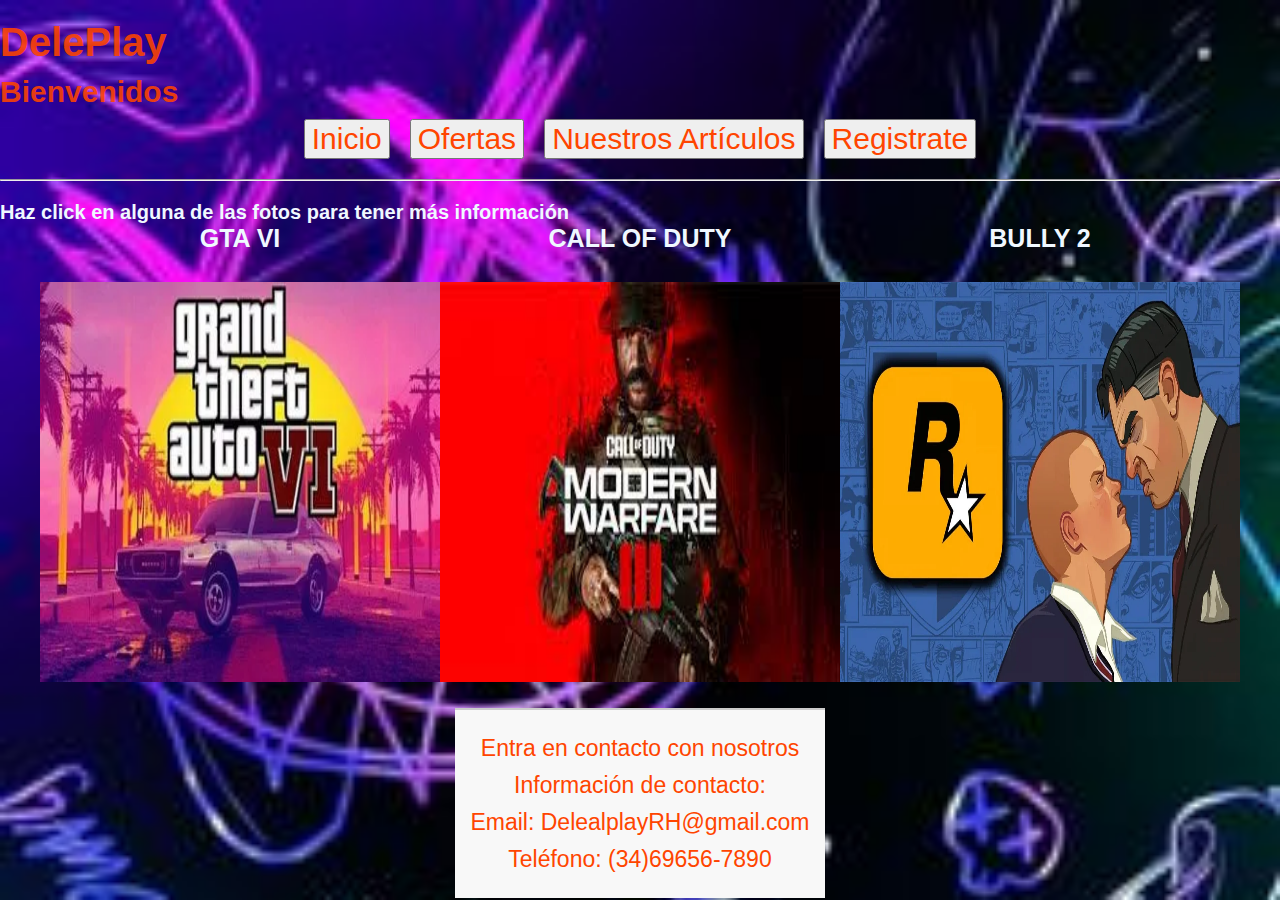
<file: Proyectocss/index.html>
<!DOCTYPE HTML>
<html lang="es">
<head>
    <meta charset="UTF-8">
    <link rel="stylesheet" href="css.css">
    <title>Mi Página</title> 
    
</head>
<body>
    <h1>DelePlay</h1>
    <h2>Bienvenidos</h2>
    <nav class="navbar">
        <a href="file:///home/vinrodmag/Desktop/Pagina%20we%20LM/index.html">
            <button class="navbut">Inicio</button>
        </a>
        <a href="ofertas.html">
            <button class="navbut">Ofertas</button>
        </a>
        <a href="nuestros articulos.html">
            <button class="navbut">Nuestros Artículos</button>
        </a>
        <a href="Registrar.html">
            <button class="navbut">Registrate</button>
        </a>
    </nav>
    <hr>
    <p><b>Haz click en alguna de las fotos para tener más información</b></p>

    <ul>
    <ul>
    <ul>
        <div class="text-overlay">
            <b>GTA VI</b>
            <br><br>
            <a href="https://www.xataka.com/nuevo/gta-vi-informacion">
                <img src="gta-6_416x234.webp" width="400px" height="400px" alt=""/>
            </a>
        </div>

        <div class="text-overlay">
            <b>CALL OF DUTY</b>
            <br><br>
            <a href="https://vandal.elespanol.com/analisis/xsx/call-of-duty-modern-warfare-3-2023/146155#p-97">
                <img src="CallOfDuty" width="400px" height="400px" alt=""/>
            </a>
        </div>

        <div class="text-overlay">
            <b>BULLY 2</b>
            <br><br>
            <a href="https://bully.fandom.com/es/wiki/Bully_2">
                <img src="bully-2-dsv.webp" width="400px" height="400px" alt=""/>
            </a>
        </div>
    </ul>

    <footer id="footer">
        <p>Entra en contacto con nosotros</p>             
        <p>Información de contacto:</p>
        <p>Email: DelealplayRH@gmail.com</p>
        <p>Teléfono: (34)69656-7890</p>
      
    </footer>

</body>
</html>
</file>
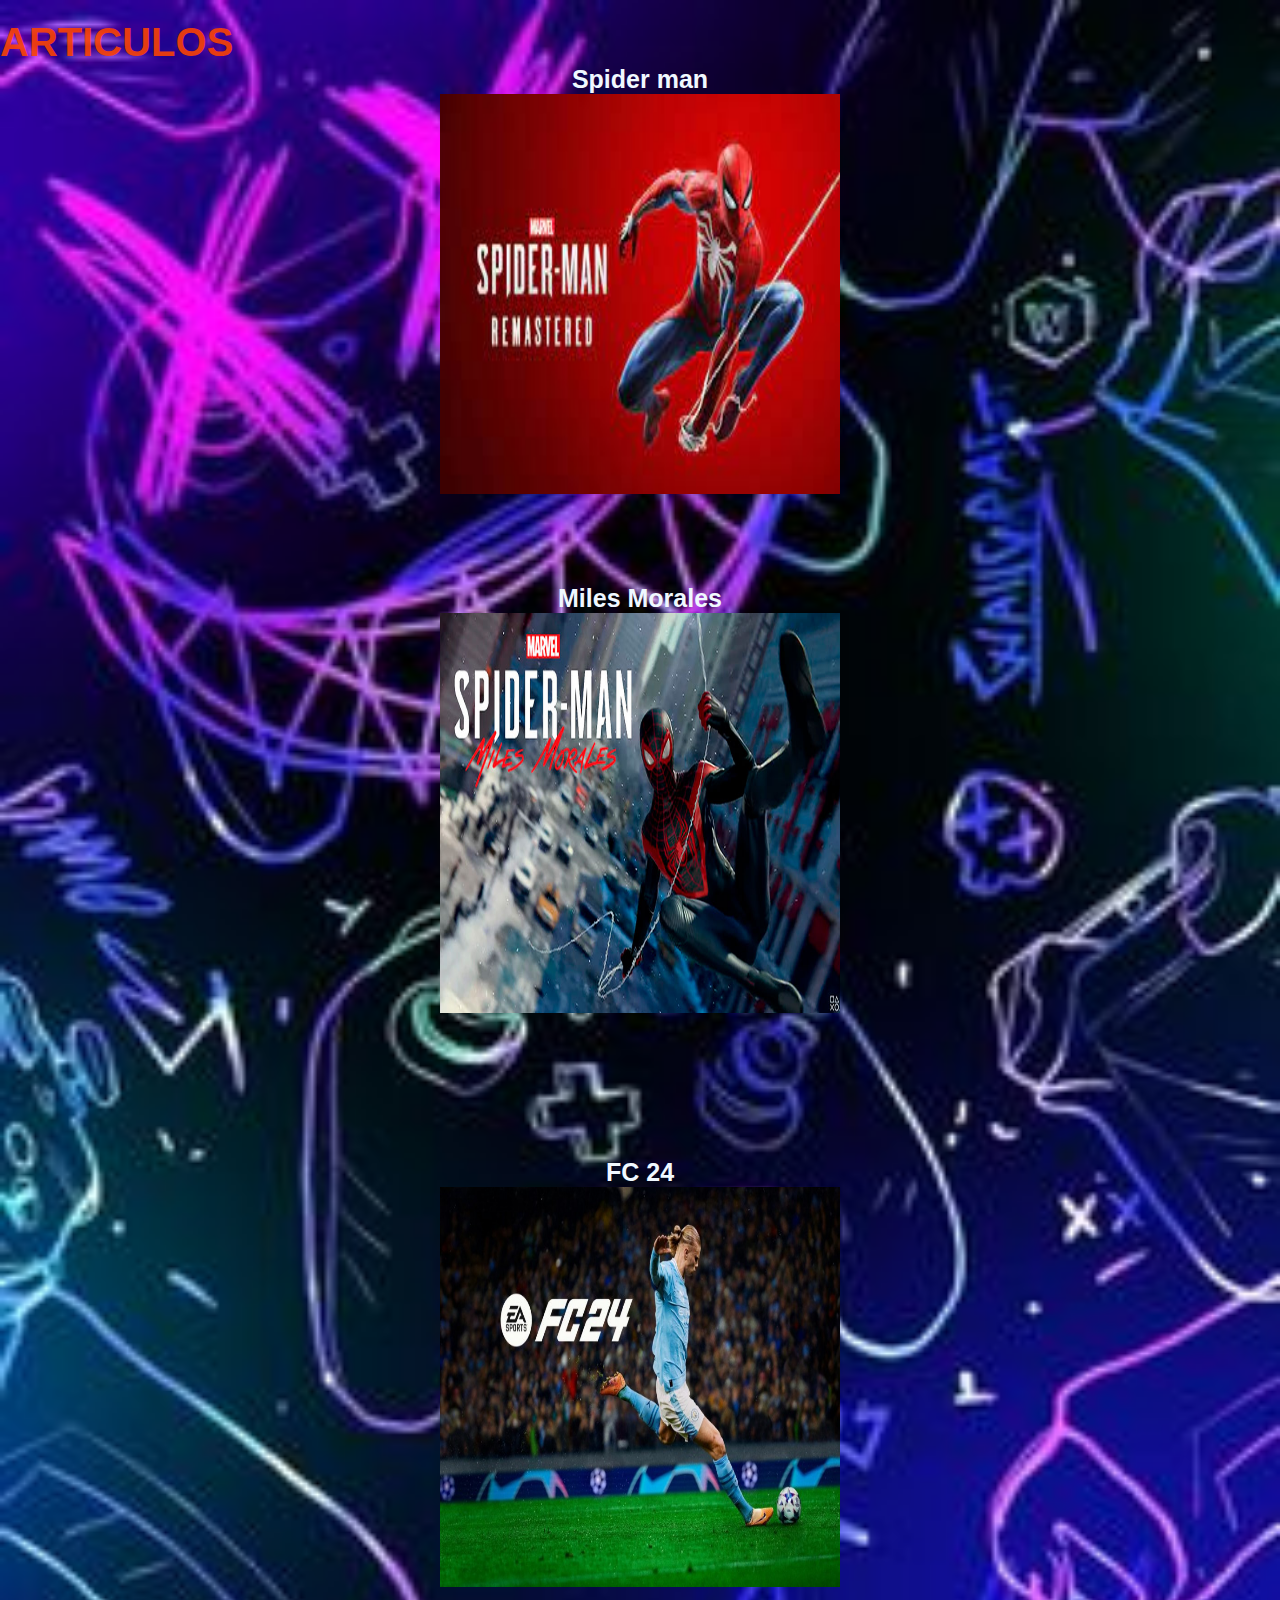
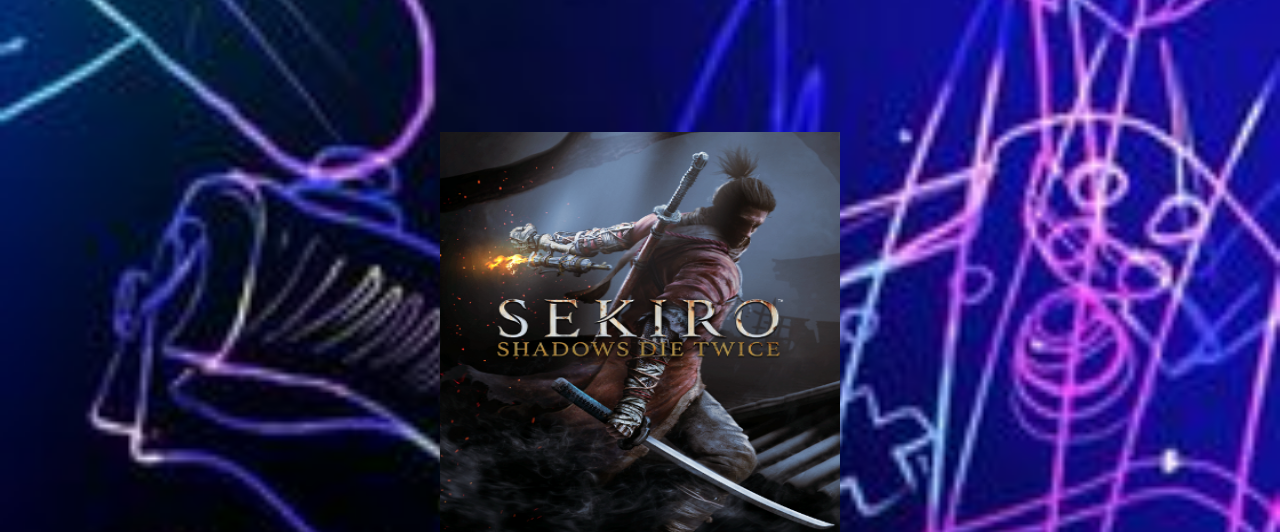
<file: Proyectocss/nuestros articulos.html>
<html>
    <head>
        <meta charset="UTF-8">
        <link rel="stylesheet" href="css.css">
        <meta charset="UTF-8">
        <title> Nuestros articulos </title> 
    </head>
    <body>
        <h1>ARTICULOS</h1>
        <ul>
            <div> 
               <b><div class="text-overlay" style="font-size: 25px; color: aliceblue;">Spider man</b>
            <p>
                <img src="spiderman.jpeg" width="400px" height="400px" alt=""/>
            </p>
           
            </div>
            <br><br><br><br><br>
            <div> 
                <b><div class="text-overlay" style="font-size: 25px;  color: aliceblue;">Miles Morales</b>
            <p>
                <img src="miles morales.jpg" width="400px" height="400px" alt=""/>
            </p>
            <br><br><br><br><br>
            <div> 
                <b><div class="text-overlay" style="font-size: 25px;  color: aliceblue;">FC 24</b>
            <p>
                <img src="fc24.jpg" width="400px" height="400px" alt=""/>
            </p>
            <br><br><br><br><br>
            <p>
                <img src="sekiro.png" width="400px" height="400px" alt=""/>
            </p>
       </ul>
        
    </body>

</html>
</file>
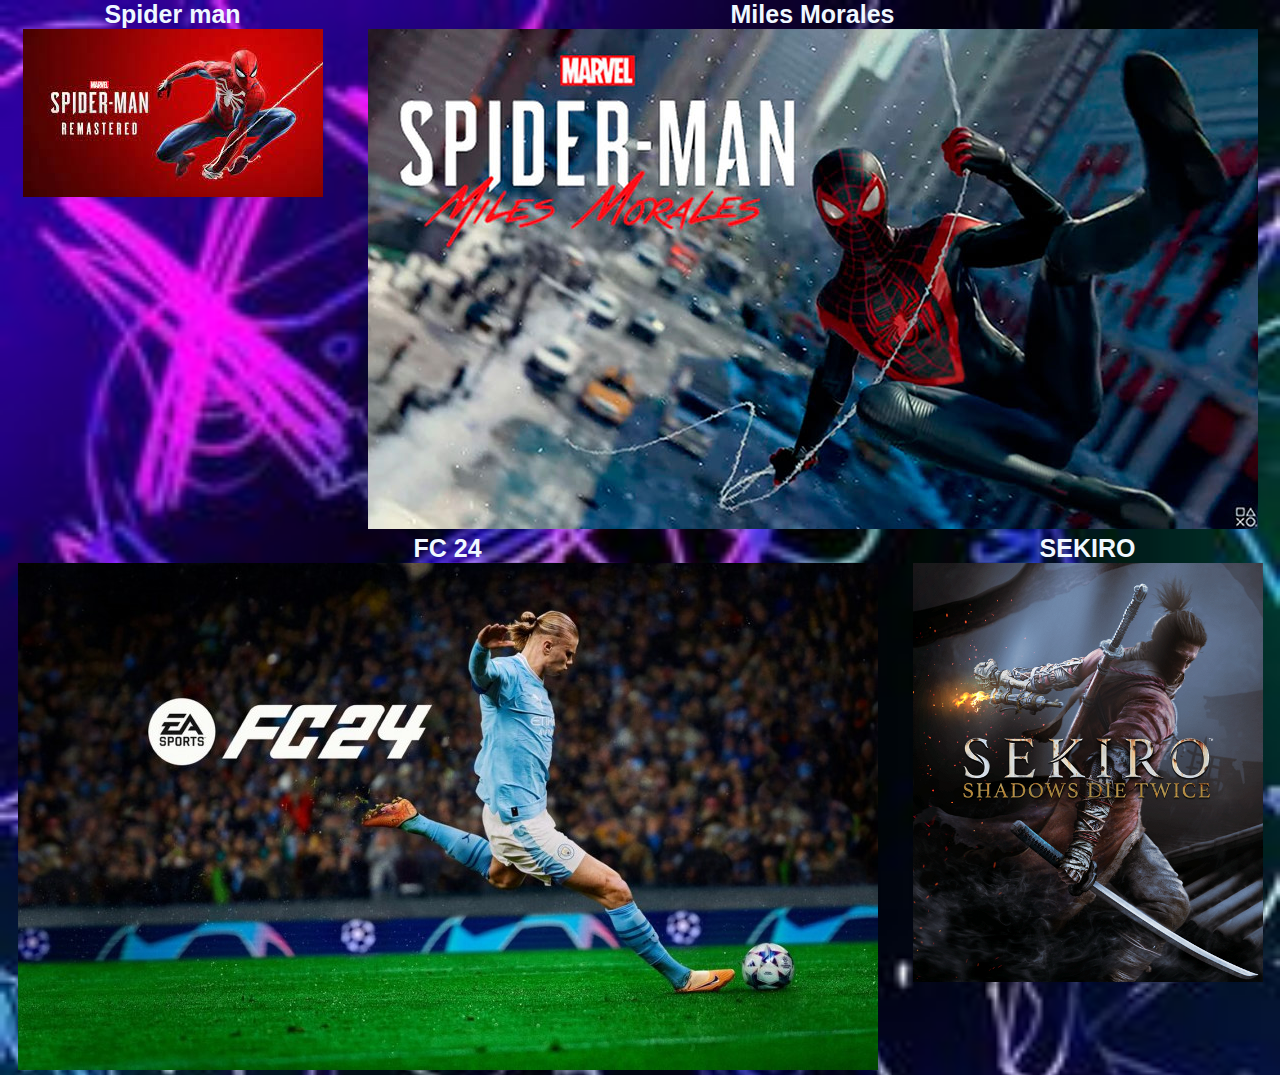
<file: Proyectocss/ofertas.html>
<!DOCTYPE html>
<html lang="es">
<head>
    <link rel="stylesheet" href="css.css">
    <meta charset="UTF-8">
    <title>Ofertas</title>
</head>
<body>

    <ul>
        <li>
            <div class="text-overlay">
                <b>Spider man</b>
                <p>
                    <img src="spiderman.jpeg" alt="spiderman - Oferta">
                </p>
            </div>
        </li>

        <li>
            <div class="text-overlay">
                <b>Miles Morales</b>
                <p>
                    <img src="miles morales.jpg" alt="miles morales - Oferta">
                </p>
            </div>
        </li>

        <li>
            <div class="text-overlay">
                <b>FC 24</b>
                <p>
                    <img src="fc24.jpg" alt="FC 24 - Oferta">
                </p>
            </div>
        </li>

        <li>
            <div class="text-overlay">
                <b>SEKIRO</b>
                <p>
                    <img src="sekiro.png" alt="Sekiro - Oferta">
                </p>
            </div>
        </li>
    </ul>

</body>
</html>
</file>
<file: Proyectocss/css.css>
/* Resetear márgenes y rellenos para varios elementos */
body, h1, h2, h3, p, ul, li {
    margin: 0;
    padding: 0;
}

/* Estilos para el fondo del cuerpo de la página */
body {
    background-image: url('fondoGaming.jpg');
    background-size: cover;
    background-repeat: no-repeat;
    margin: 0;
    padding: 0;
    font-family: Arial, sans-serif;
}

h1 {
    font-size: 40px;
    color: rgba(255, 68, 0, 0.884);
    margin-top: 20px;
}

h2 {
    font-size: 30px;
    color: rgba(255, 68, 0, 0.884);
    margin: 10px 0;
}

nav {
    text-align: center;
    margin: 10px 0;
}

.navbar {
    display: flex;
    justify-content: center;
    margin-bottom: 20px;
}

.navbut {
    font-size: 30px;
    color: orangered;
    margin: 0 10px;
}

hr {
    margin-bottom: 20px;
}

p {
    font-size: 20px;
    color: aliceblue;
}

ul {
    display: flex;
    justify-content: space-around;
    flex-wrap: wrap;
    list-style: none;
    padding: 0;
}

.text-overlay {
    font-size: 25px;
    color: aliceblue;
    text-align: center;
}

.text-overlay a {
    color: inherit;
    text-decoration: none;
}

footer {
    font-size: 25px;
    color: orangered;
    background-color: #f8f8f8;
    padding: 15px;
    text-align: center;
    border-top: 2px solid #ccc;
    margin-top: 20px;
}

#footer p {
    font-size: 23px;
    color: orangered;
    margin: 10px 0;
}

#footer img {
    width: 250px;
    height: 200px;
    display: block;
    margin: 0 auto;
}
</file>
